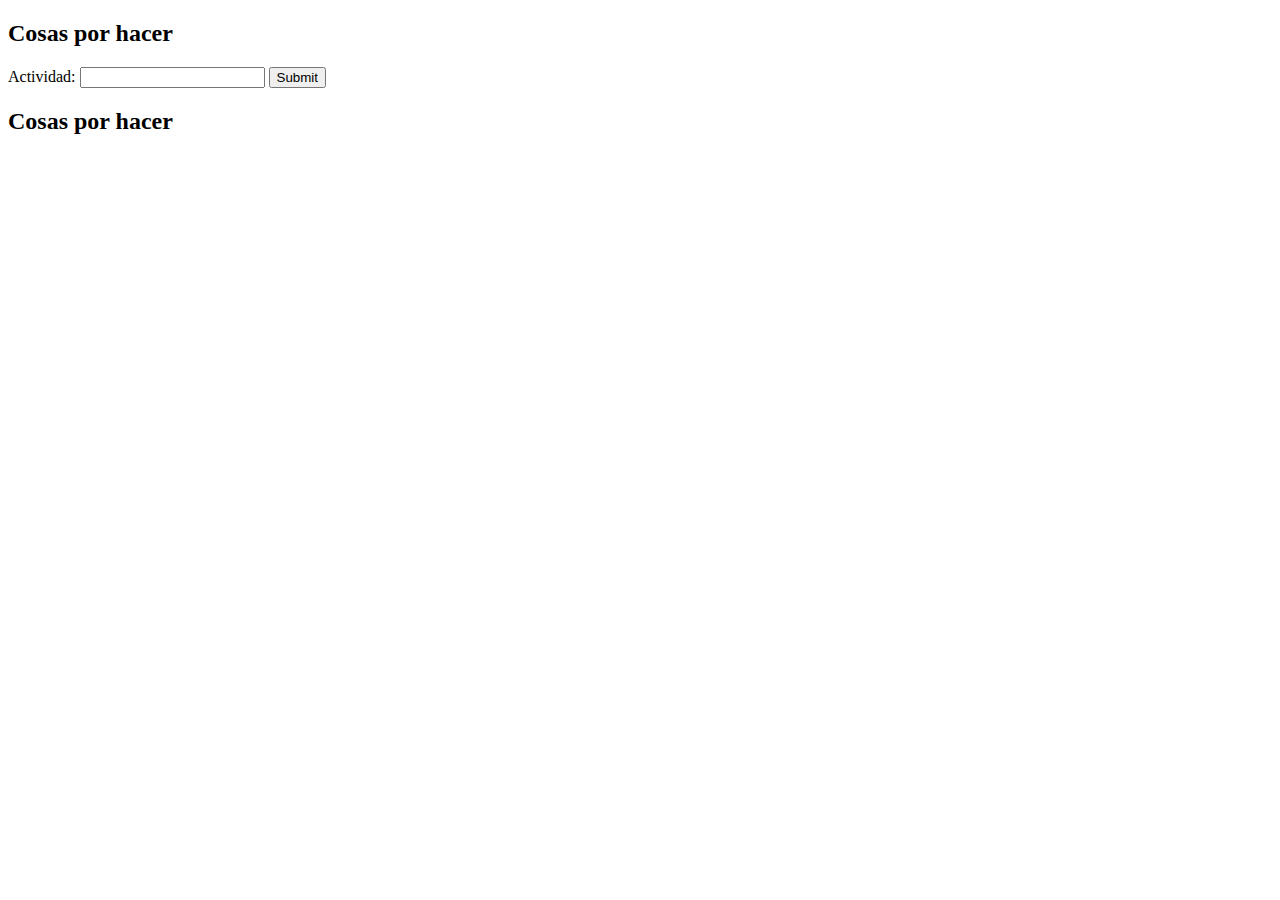
<file: Curso avanzado de html/04_localStorage/index.html>
<!DOCTYPE html>
<html lang="en">
<head>
    <meta charset="UTF-8">
    <meta http-equiv="X-UA-Compatible" content="IE=edge">
    <meta name="viewport" content="width=device-width, initial-scale=1.0">
    <title>Document</title>
</head>
<body>
    <main class="container_principal">
        <div id="container_form">
            <h2>Cosas por hacer</h2>
            <form action="" id="form">
                <label for="activity">Actividad:</label>
                <input type="text" id="activity">
                <input type="submit">
            </form>
        </div>
        <div id="container_lista">
            <h2>Cosas por hacer</h2>
        </div>
    </main>
        

    <script src="main.js"></script>
</body>
</html>
</file>
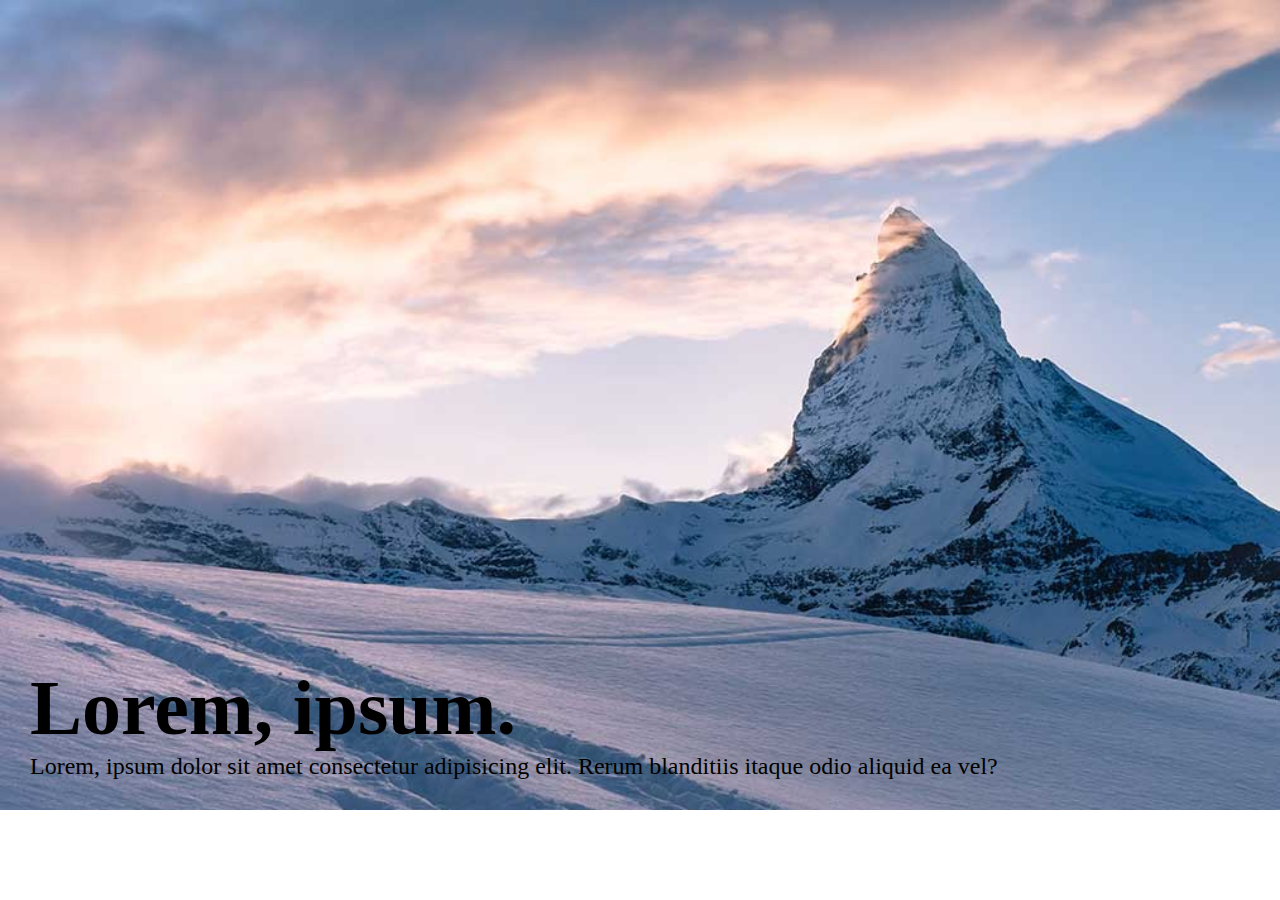
<file: Controles y Efectos fronted/01_Hero Image/html/index.html>
<!DOCTYPE html>
<html lang="en">
<head>
    <meta charset="UTF-8">
    <meta http-equiv="X-UA-Compatible" content="IE=edge">
    <meta name="viewport" content="width=device-width, initial-scale=1.0">
    <link rel="stylesheet" href="../css/style.css">
    <title>Document</title>
</head>
<body>
    <header>
        <div>
            <h1>Lorem, ipsum.</h1>
            <p>Lorem, ipsum dolor sit amet consectetur adipisicing elit. Rerum blanditiis itaque odio aliquid ea vel?</p>
        </div>
    </header>
</body>
</html>
</file>
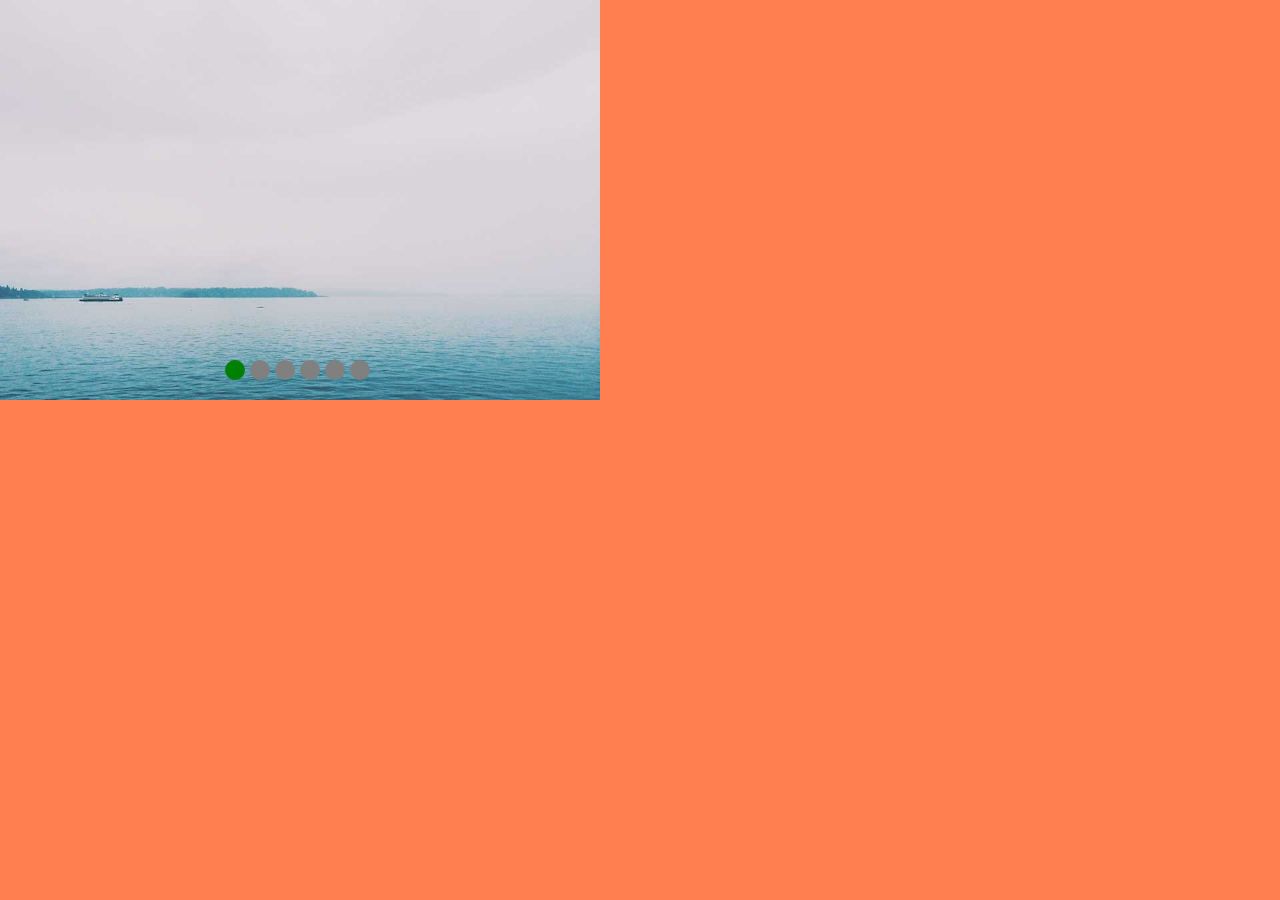
<file: Controles y Efectos fronted/03_Slider/html/index.html>
<!DOCTYPE html>
<html lang="en">

<head>
    <meta charset="UTF-8">
    <meta http-equiv="X-UA-Compatible" content="IE=edge">
    <meta name="viewport" content="width=device-width, initial-scale=1.0">
    <link rel="stylesheet" href="../css/style.css">
    <title>Document</title>
</head>

<body>
    <main>
        <header id="header">
            <div id="container_slider">
                <img src="../img/img_1.jpg" alt="">
                <img src="../img/img_2.jpg" alt="">
                <img src="../img/img_3.jpg" alt="">
                <img src="../img/img_4.jpg" alt="">
                <img src="../img/img_5.jpg" alt="">
                <img src="../img/img_6.jpg" alt="">
            </div>
            <div class="container_controls">
                <ul id="controls"></ul>
            </div>
        </header>
    </main>
    <script src="../js/main.js"></script>
</body>

</html>
</file>
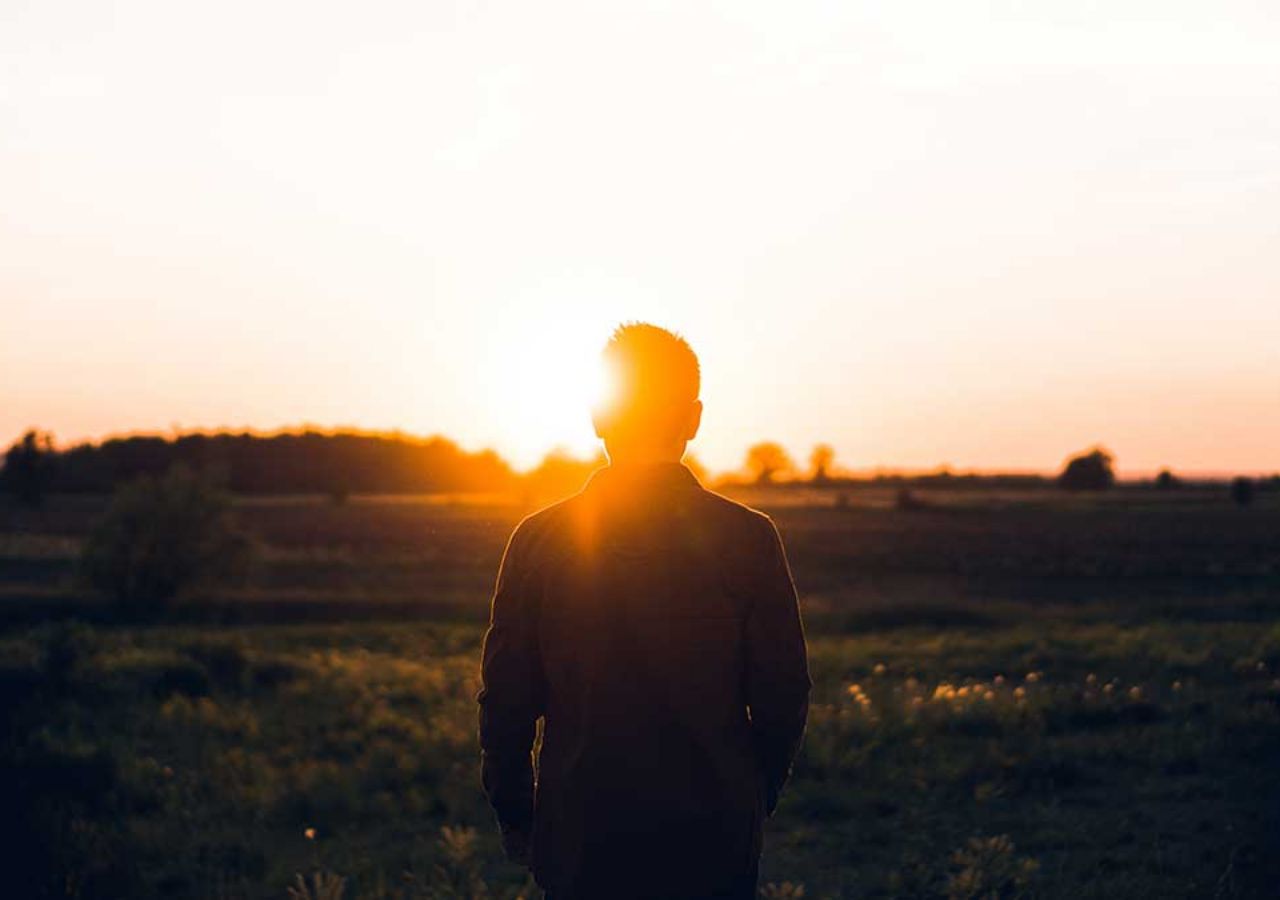
<file: CSS animaciones/Background slider/html/index.html>
<!DOCTYPE html>
<html lang="en">
<head>
    <meta charset="UTF-8">
    <meta http-equiv="X-UA-Compatible" content="IE=edge">
    <meta name="viewport" content="width=device-width, initial-scale=1.0">
    <link rel="stylesheet" href="../css/style.css">
    <title>Document</title>
</head>
<body>
    <header>
        <img src="../img/img_2.jpg" alt="">
        <img src="../img/img_3.jpg" alt="">
        <img src="../img/img_4.jpg" alt="">
        <img src="../img/img_5.jpg" alt="">
    </header>
</body>
</html>
</file>
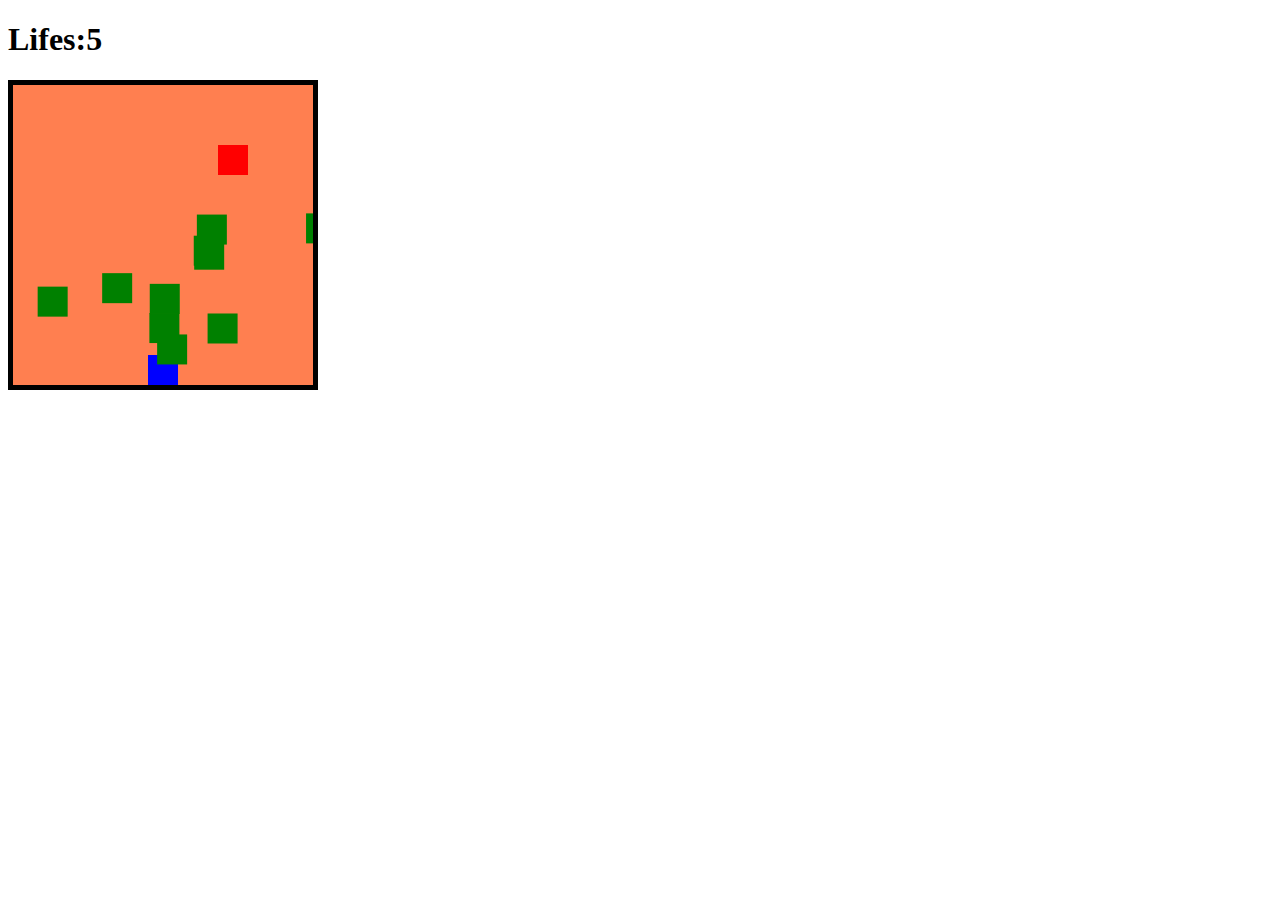
<file: Juego html y Canvas/Integracion de ogros/html/index.html>
<!DOCTYPE html>
<html lang="en">
<head>
    <meta charset="UTF-8">
    <meta http-equiv="X-UA-Compatible" content="IE=edge">
    <meta name="viewport" content="width=device-width, initial-scale=1.0">
    <title>Document</title>
</head>
<body>
    <h1>Lifes:<span></span></h1>
    <canvas></canvas>
    <script src="../js/main.js"></script>
</body>
</html>
</file>
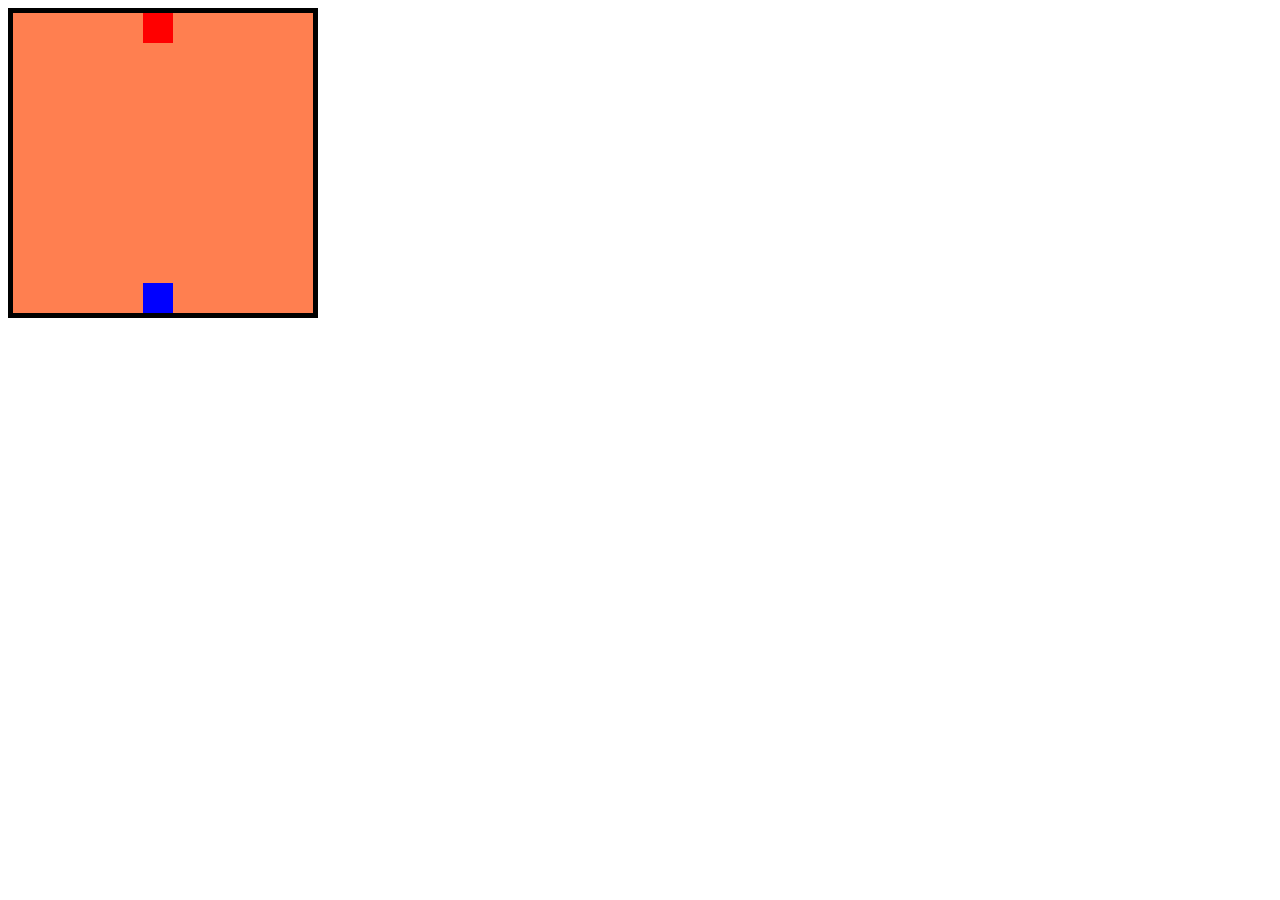
<file: Juego html y Canvas/Basico del curso/Fondo y creacion de personajes estaticos/html/index.html>
<!DOCTYPE html>
<html lang="en">
<head>
    <meta charset="UTF-8">
    <meta http-equiv="X-UA-Compatible" content="IE=edge">
    <meta name="viewport" content="width=device-width, initial-scale=1.0">
    <title>Document</title>
</head>
<body>

    <canvas></canvas>
    <script src="../js/main.js"></script>
</body>
</html>
</file>
<file: Controles y Efectos fronted/01_Hero Image/css/style.css>
*{
    margin: 0;
    padding: 0;
}

header{
    height: 90vh;
    background-image:url(../img_2.jpg) ;
    background-size: cover;
    display: flex;
    align-items: flex-end;
}

header > div{
    padding: 0px 0px 30px 30px;
}

header > div > h1{
    font-size: 78px;
}

header > div > p{
    font-size: 24px;
}
</file>
<file: Controles y Efectos fronted/03_Slider/css/style.css>
*{
    margin: 0;
    padding:0;
}

body{
    background: coral;

}

header#header{
    height: 400px;
    width: 600px;
    overflow: hidden;
    position: relative;
}

div#container_slider{
    white-space: nowrap;
    position: relative;
    left: 0px;
    /* display: none; */
    transition: all 0.3s;
}

div#container_slider *{
    white-space: normal;
}

div#container_slider > img{
    width: 100%;
    /*height: 100vh;*/
    margin-right: -4px;
}

div.container_controls{
    text-align: center;
    position: absolute;
    bottom: 1em;
    width: 100%;
    z-index: 30;
}

ul#controls > li{
    list-style: none;
    background-color: grey;
    width: 20px;
    height: 20px;
    border-radius: 50%;
    margin-right: 5px;
    display: inline-block;
    cursor: pointer;
}

ul#controls > li.active{
    background-color: green;
}
</file>
<file: CSS animaciones/Background slider/css/style.css>
*{
    margin: 0;
    padding: 0;
}

header{
    height: 100vh;
    position: relative;
}
header > img{
    position: absolute;
    width: 100%;
    height: 100vh;
    object-fit: cover;
}
header > img:nth-child(4){
    animation: slider 20s linear 0s infinite;
}
header > img:nth-child(3){
    animation: slider 20s linear 5s infinite;
}
header > img:nth-child(2){
    animation: slider 20s linear 10s infinite;
}
header > img:nth-child(1){
    animation: slider 20s linear 15s infinite;
}
@keyframes slider{
    0%{opacity: 1;}
    20%{opacity: 1;}
    30%{opacity: 0;}
    90%{opacity: 0;}
    100%{opacity: 1;}
    
}
</file>
